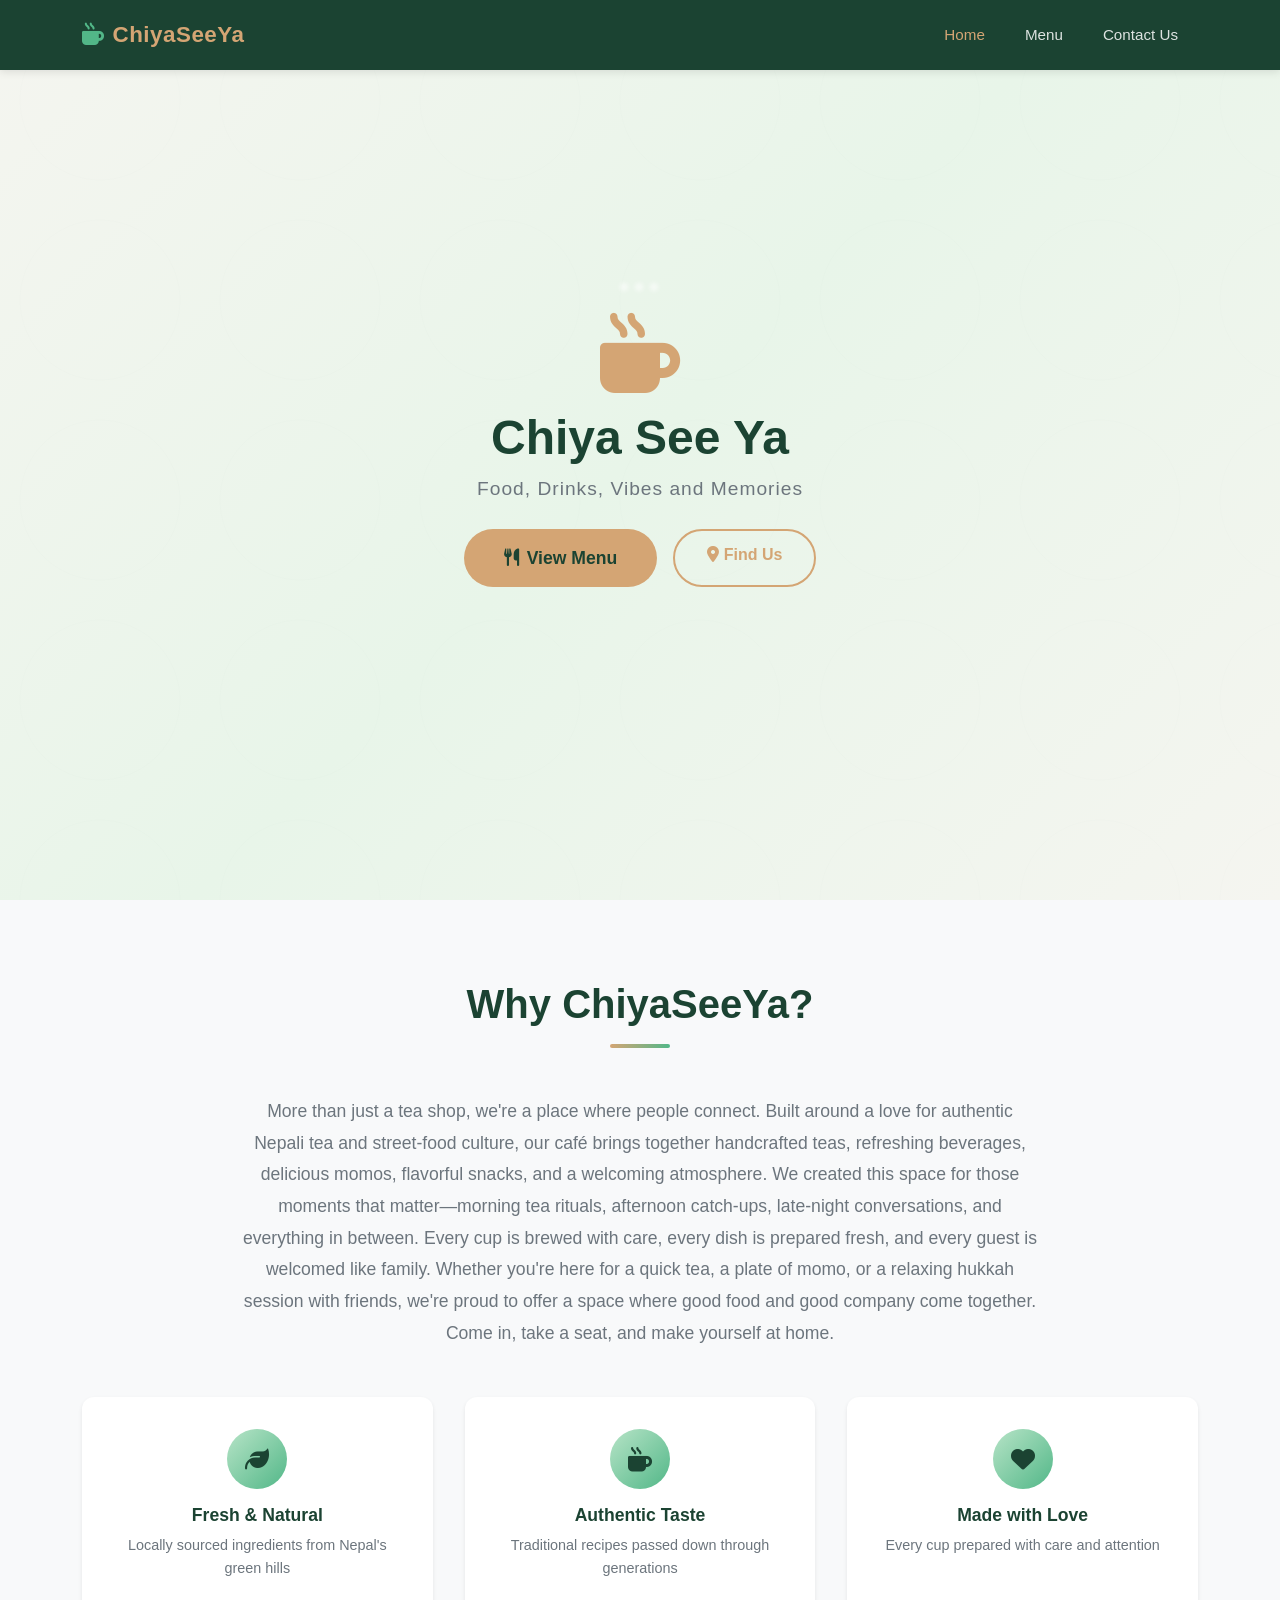
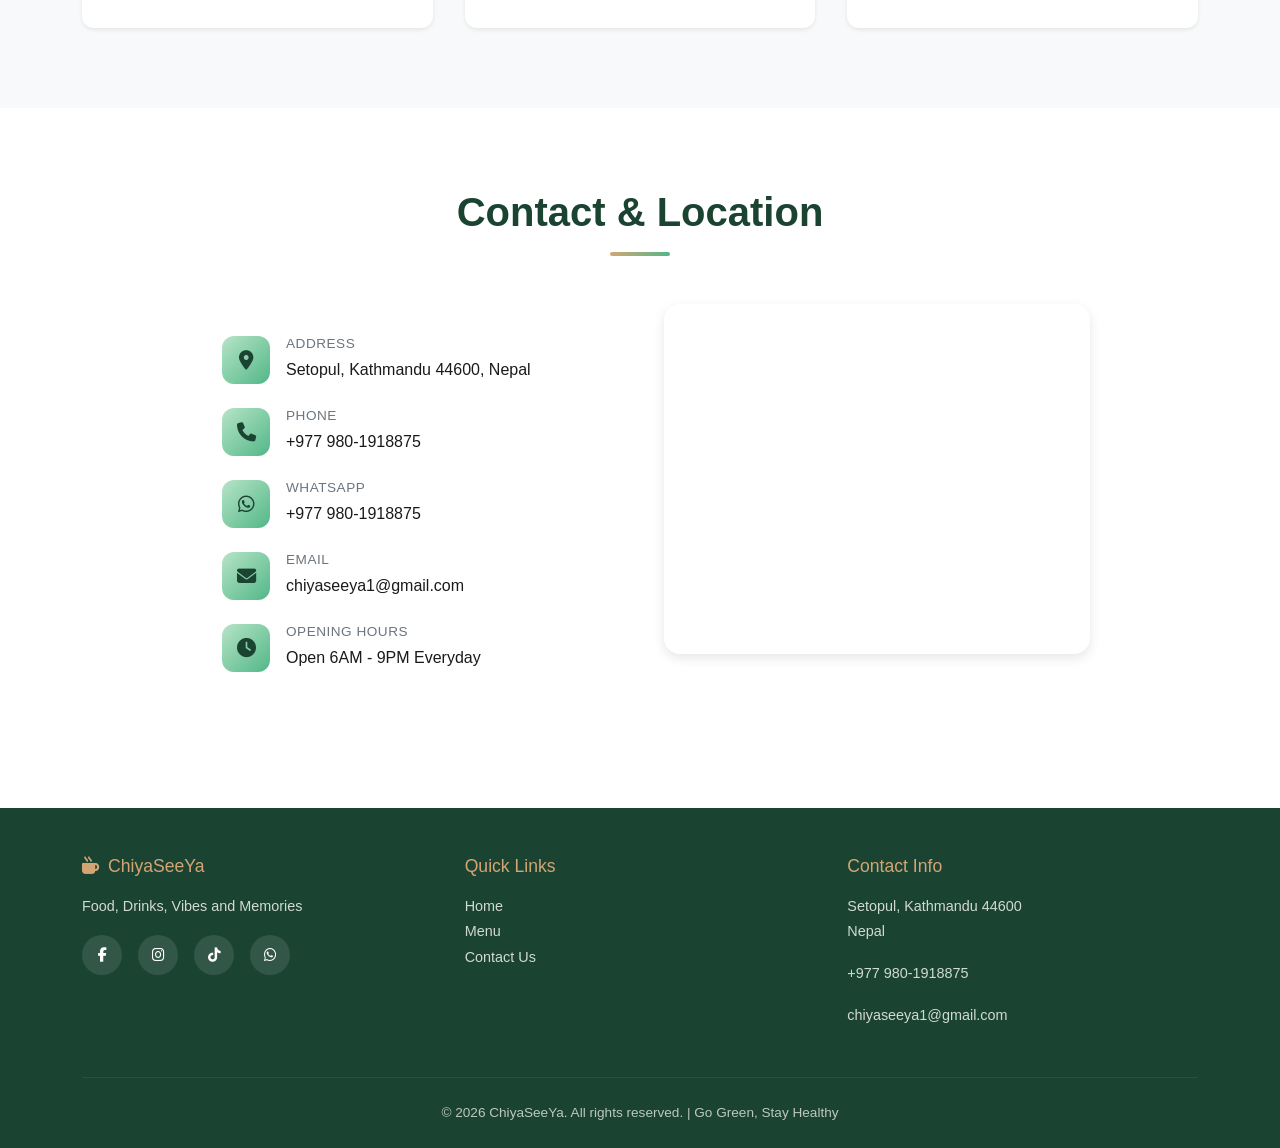
<file: index.html>
<!DOCTYPE html>
<html lang="en">
<head>
    <meta charset="UTF-8">
    <meta name="viewport" content="width=device-width, initial-scale=1.0">
    <meta name="description" content="ChiyaSeeYa Menu - Food, Drinks, Vibes and Memories">
    <meta name="keywords" content="tea, chiya, menu, nepali tea, cafe">
    <title>ChiyaSeeYa</title>
    
    <!-- Bootstrap CSS -->
    <link href="https://cdn.jsdelivr.net/npm/bootstrap@5.3.0/dist/css/bootstrap.min.css" rel="stylesheet">
    
    <!-- Font Awesome -->
    <link rel="stylesheet" href="https://cdnjs.cloudflare.com/ajax/libs/font-awesome/6.4.0/css/all.min.css">
    
    <!-- Custom CSS -->
    <link rel="stylesheet" href="css/style.css">
</head>
<body>
    <!-- Navigation -->
    <nav class="navbar navbar-expand-lg navbar-dark fixed-top">
        <div class="container">
            <a class="navbar-brand" href="index.html">
                <i class="fas fa-mug-hot me-2"></i>ChiyaSeeYa
            </a>
            <button class="navbar-toggler" type="button" data-bs-toggle="collapse" data-bs-target="#navbarNav" aria-controls="navbarNav" aria-expanded="false" aria-label="Toggle navigation">
                <span class="navbar-toggler-icon"></span>
            </button>
            <div class="collapse navbar-collapse justify-content-end" id="navbarNav">
                <ul class="navbar-nav">
                    <li class="nav-item">
                        <a class="nav-link active" href="index.html">Home</a>
                    </li>
                    <li class="nav-item">
                        <a class="nav-link" href="menu.html">Menu</a>
                    </li>
                    <li class="nav-item">
                        <a class="nav-link" href="#contact">Contact Us</a>
                    </li>
                </ul>
            </div>
        </div>
    </nav>

    <!-- Home Section -->
    <section id="home">
        <div class="hero-content">
            <div class="hero-image">
                <i class="fas fa-mug-hot hero-cup-icon"></i>
                <div class="steam">
                    <span></span>
                    <span></span>
                    <span></span>
                </div>
            </div>
            <h1 class="hero-title">Chiya See Ya</h1>
            <p class="hero-tagline">Food, Drinks, Vibes and Memories</p>
            <div class="hero-buttons">
                <a href="menu.html" class="btn btn-primary-custom">
                    <i class="fas fa-utensils"></i> View Menu
                </a>
                <a href="#contact" class="btn btn-outline-custom">
                    <i class="fas fa-map-marker-alt"></i> Find Us
                </a>
            </div>
        </div>
    </section>

    <!-- About Section -->
    <section id="about">
        <div class="container">
            <h2 class="section-title">Why ChiyaSeeYa?</h2>
            <div class="about-content">
                <p class="about-text">
                    More than just a tea shop, we're a place where people connect.

Built around a love for authentic Nepali tea and street-food culture, our café brings together handcrafted teas, refreshing beverages, delicious momos, flavorful snacks, and a welcoming atmosphere. We created this space for those moments that matter—morning tea rituals, afternoon catch-ups, late-night conversations, and everything in between.

Every cup is brewed with care, every dish is prepared fresh, and every guest is welcomed like family. Whether you're here for a quick tea, a plate of momo, or a relaxing hukkah session with friends, we're proud to offer a space where good food and good company come together.

Come in, take a seat, and make yourself at home.

                </p>
            </div>
            <div class="about-features">
                <div class="feature-item">
                    <div class="feature-icon">
                        <i class="fas fa-leaf"></i>
                    </div>
                    <h4 class="feature-title">Fresh & Natural</h4>
                    <p class="feature-desc">Locally sourced ingredients from Nepal's green hills</p>
                </div>
                <div class="feature-item">
                    <div class="feature-icon">
                        <i class="fas fa-mug-hot"></i>
                    </div>
                    <h4 class="feature-title">Authentic Taste</h4>
                    <p class="feature-desc">Traditional recipes passed down through generations</p>
                </div>
                <div class="feature-item">
                    <div class="feature-icon">
                        <i class="fas fa-heart"></i>
                    </div>
                    <h4 class="feature-title">Made with Love</h4>
                    <p class="feature-desc">Every cup prepared with care and attention</p>
                </div>
            </div>
        </div>
    </section>

    <!-- Contact Section -->
    <section id="contact">
        <div class="container">
            <h2 class="section-title">Contact & Location</h2>
            <div class="contact-wrapper">
                <div class="contact-grid">
                    <div class="contact-info">
                        <div class="contact-item">
                            <div class="contact-icon">
                                <i class="fas fa-map-marker-alt"></i>
                            </div>
                            <div class="contact-details">
                                <h6>Address</h6>
                                <p>Setopul, Kathmandu 44600, Nepal</p>
                            </div>
                        </div>
                        
                        <div class="contact-item">
                            <div class="contact-icon">
                                <i class="fas fa-phone"></i>
                            </div>
                            <div class="contact-details">
                                <h6>Phone</h6>
                                <p><a href="tel:+9779801918875">+977 980-1918875</a></p>
                            </div>
                        </div>
                        
                        <div class="contact-item">
                            <div class="contact-icon">
                                <i class="fab fa-whatsapp"></i>
                            </div>
                            <div class="contact-details">
                                <h6>WhatsApp</h6>
                                <p><a href="https://wa.me/9779801918875">+977 980-1918875</a></p>
                            </div>
                        </div>
                        
                        <div class="contact-item">
                            <div class="contact-icon">
                                <i class="fas fa-envelope"></i>
                            </div>
                            <div class="contact-details">
                                <h6>Email</h6>
                                <p><a href="mailto:chiyaseeya1@gmail.com">chiyaseeya1@gmail.com</a></p>
                            </div>
                        </div>
                        
                        <div class="contact-item">
                            <div class="contact-icon">
                                <i class="fas fa-clock"></i>
                            </div>
                            <div class="contact-details">
                                <h6>Opening Hours</h6>
                                <p>Open 6AM - 9PM Everyday</p>
                            </div>
                        </div>
                    </div>
                    
                    <div class="map-container">
                        <iframe src="https://www.google.com/maps/embed?pb=!1m18!1m12!1m3!1d230.58653025214636!2d85.33599717145856!3d27.70389812615034!2m3!1f0!2f0!3f0!3m2!1i1024!2i768!4f13.1!3m3!1m2!1s0x39eb19005c2a78ed%3A0xc0697d5642db3eee!2sChiya%20see%20ya!5e0!3m2!1sen!2snp!4v1780601570164!5m2!1sen!2snp" width="600" height="450" style="border:0;" allowfullscreen="" loading="lazy" referrerpolicy="no-referrer-when-downgrade"></iframe>
                    </div>
                </div>
            </div>
        </div>
    </section>

    <!-- Footer -->
    <footer>
        <div class="container">
            <div class="footer-content">
                <div class="footer-section">
                    <h5><i class="fas fa-mug-hot me-2"></i>ChiyaSeeYa</h5>
                    <p>Food, Drinks, Vibes and Memories</p>
                    <div class="social-links">
                        <a href="https://www.facebook.com/1076802865514856?ref=PROFILE_EDIT_xav_ig_profile_page_web" aria-label="Facebook" target="_blank"><i class="fab fa-facebook-f"></i></a>
                        <a href="https://www.instagram.com/chiya_see_ya/" aria-label="Instagram" target="_blank"><i class="fab fa-instagram"></i></a>
                        <a href="https://www.tiktok.com/@chiyaseeya5" aria-label="TikTok" target="_blank"><i class="fab fa-tiktok"></i></a>
                        <a href="https://wa.me/9779801918875" aria-label="WhatsApp" target="_blank"><i class="fab fa-whatsapp"></i></a>
                    </div>
                </div>
                
                <div class="footer-section">
                    <h5>Quick Links</h5>
                    <a href="index.html">Home</a>
                    <a href="menu.html">Menu</a>
                    <a href="index.html#contact">Contact Us</a>
                </div>
                
                <div class="footer-section">
                    <h5>Contact Info</h5>
                    <p>Setopul, Kathmandu 44600<br>Nepal</p>
                    <p><a href="tel:+9779801918875">+977 980-1918875</a></p>
                    <p><a href="mailto:chiyaseeya1@gmail.com">chiyaseeya1@gmail.com</a></p>
                </div>
            </div>
            
            <div class="footer-bottom">
                <p class="mb-0">&copy; 2026 ChiyaSeeYa. All rights reserved. | Go Green, Stay Healthy</p>
            </div>
        </div>
    </footer>

    <!-- Bootstrap JS -->
    <script src="https://cdn.jsdelivr.net/npm/bootstrap@5.3.0/dist/js/bootstrap.bundle.min.js"></script>
    
    <!-- Custom JS -->
    <script src="js/main.js"></script>
</body>
</html>
</file>
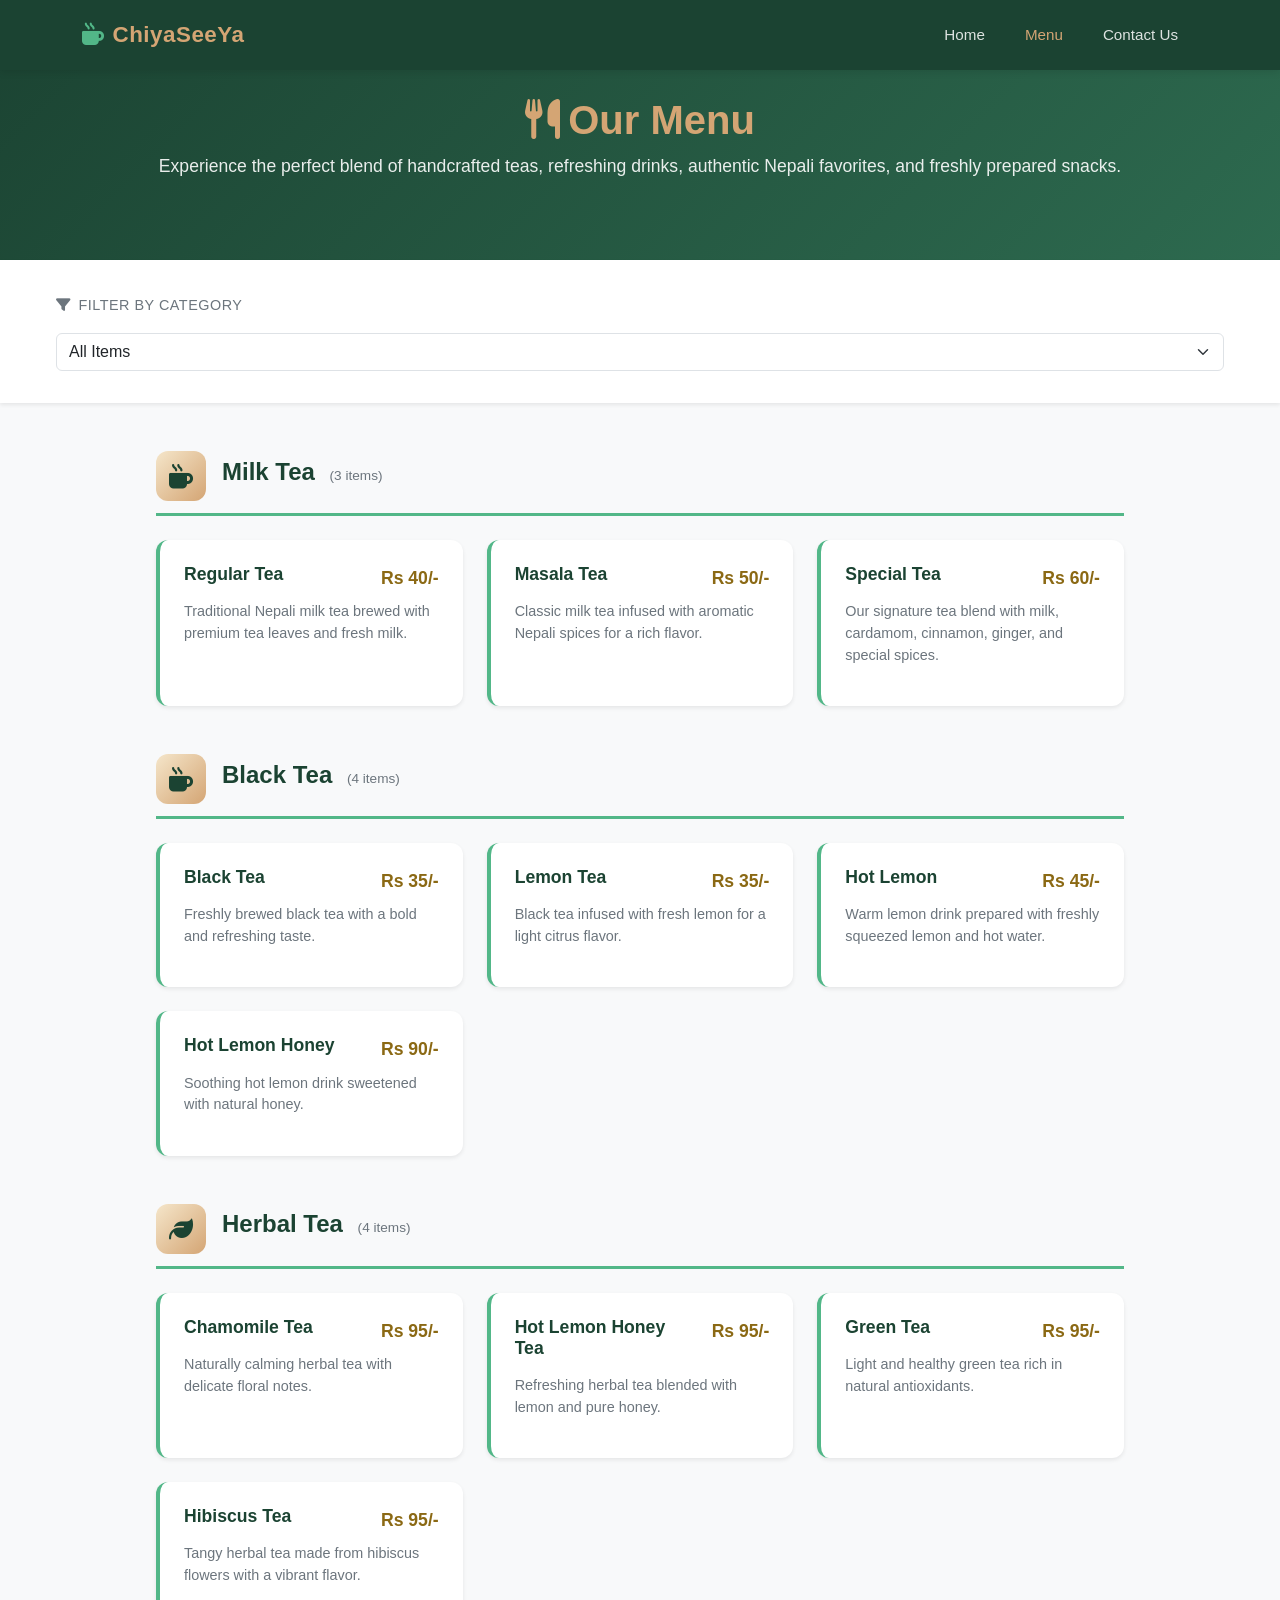
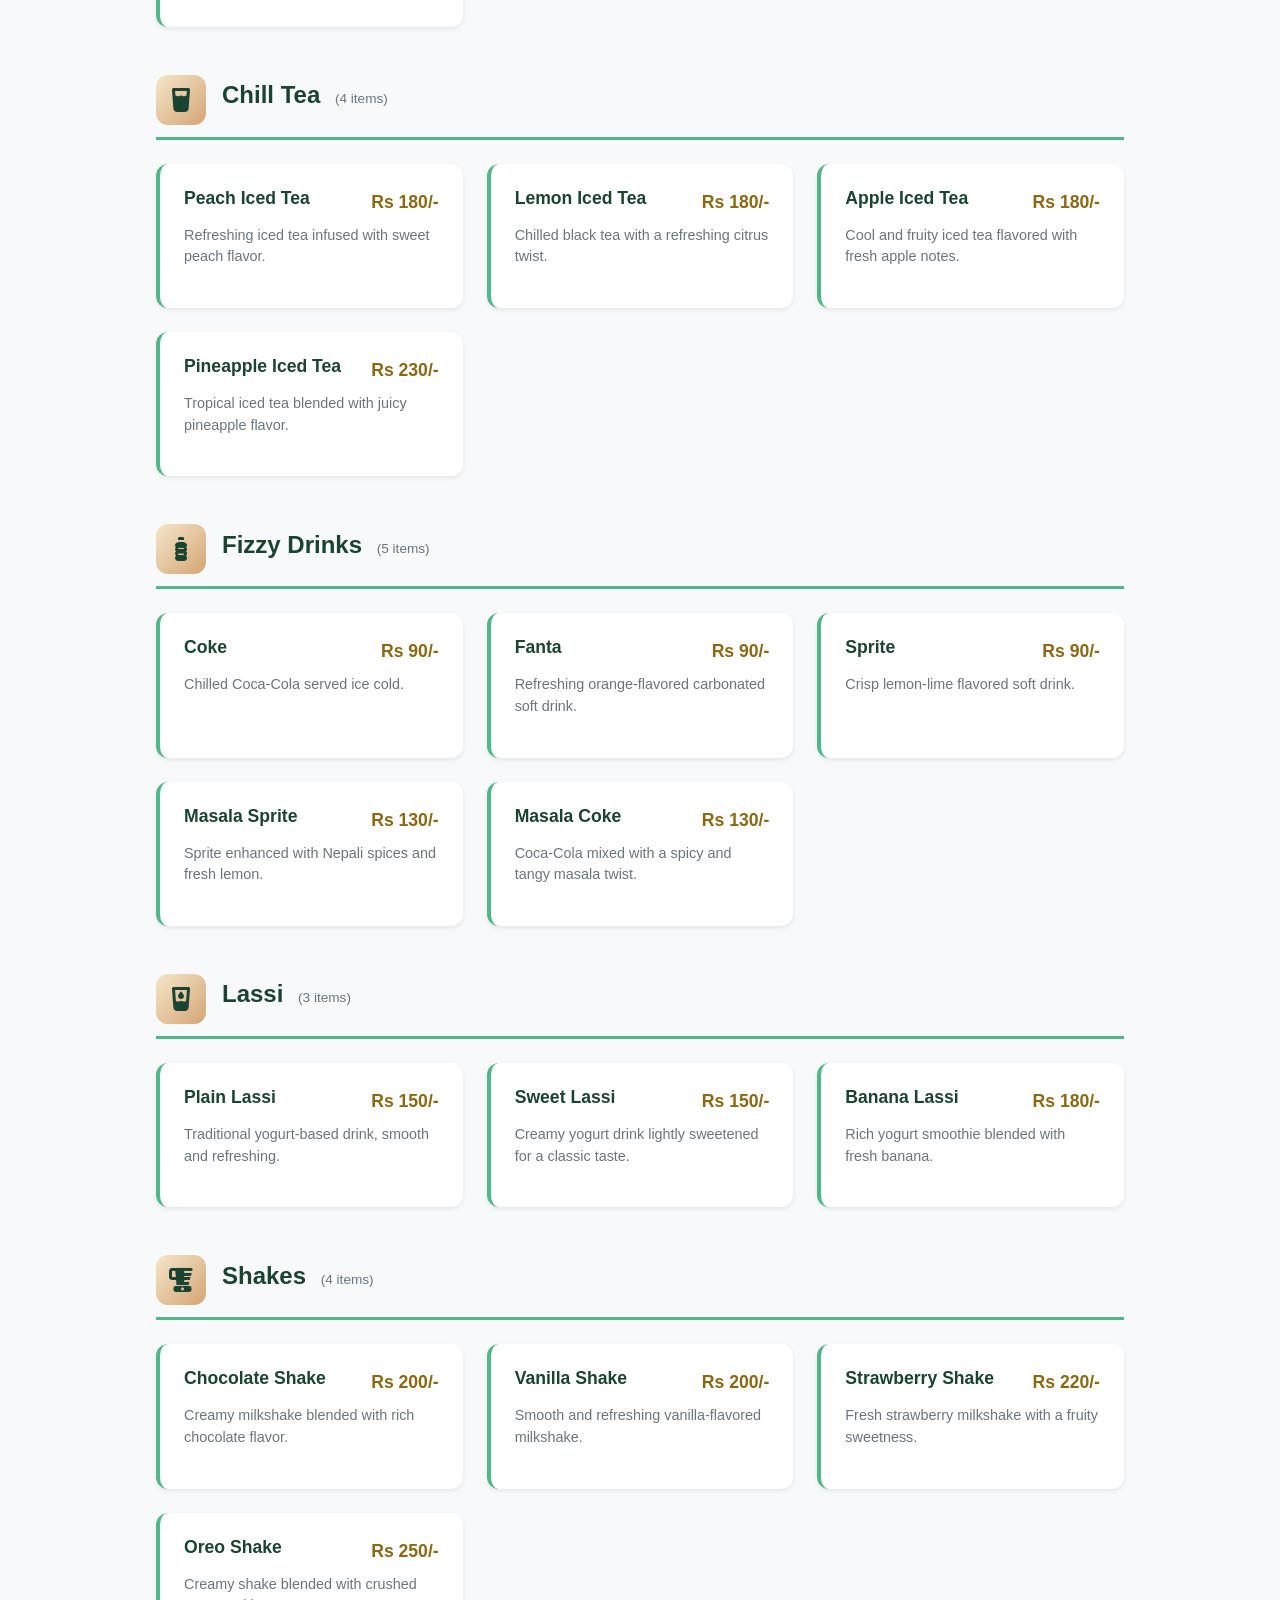
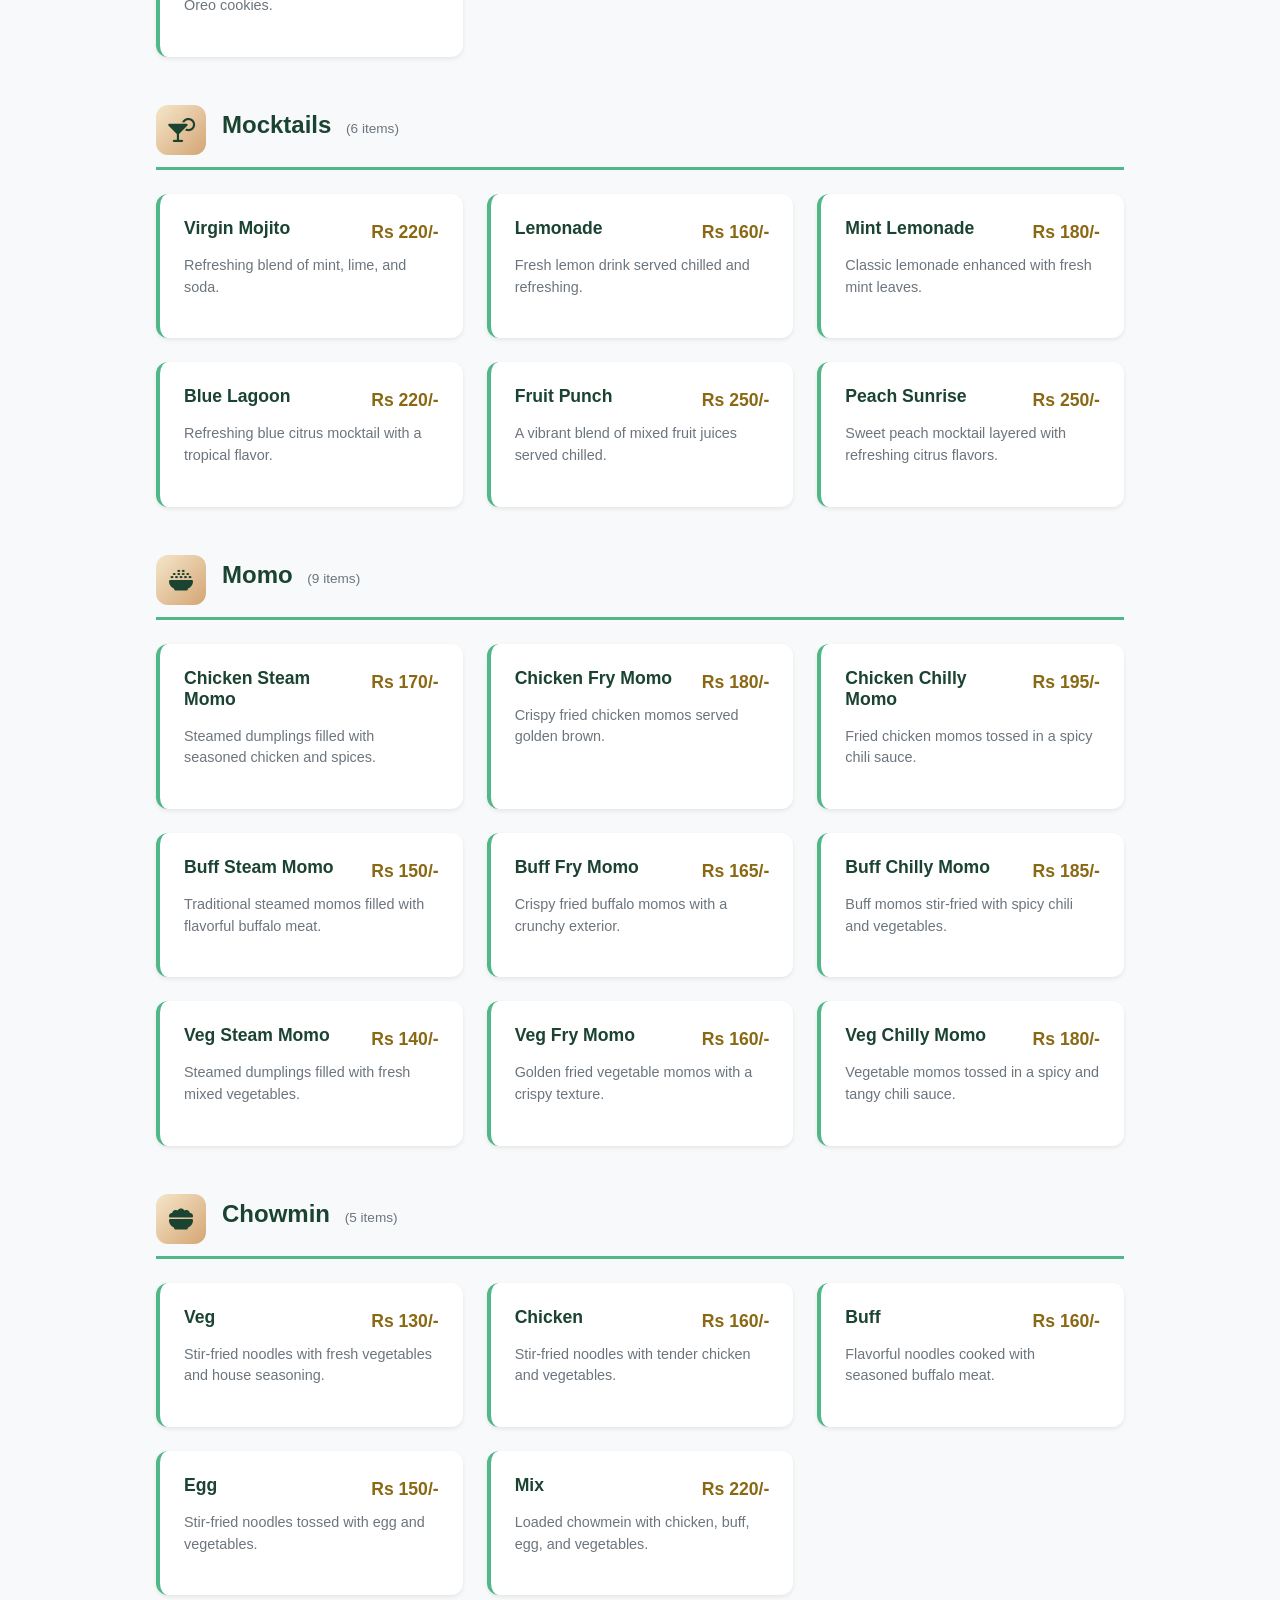
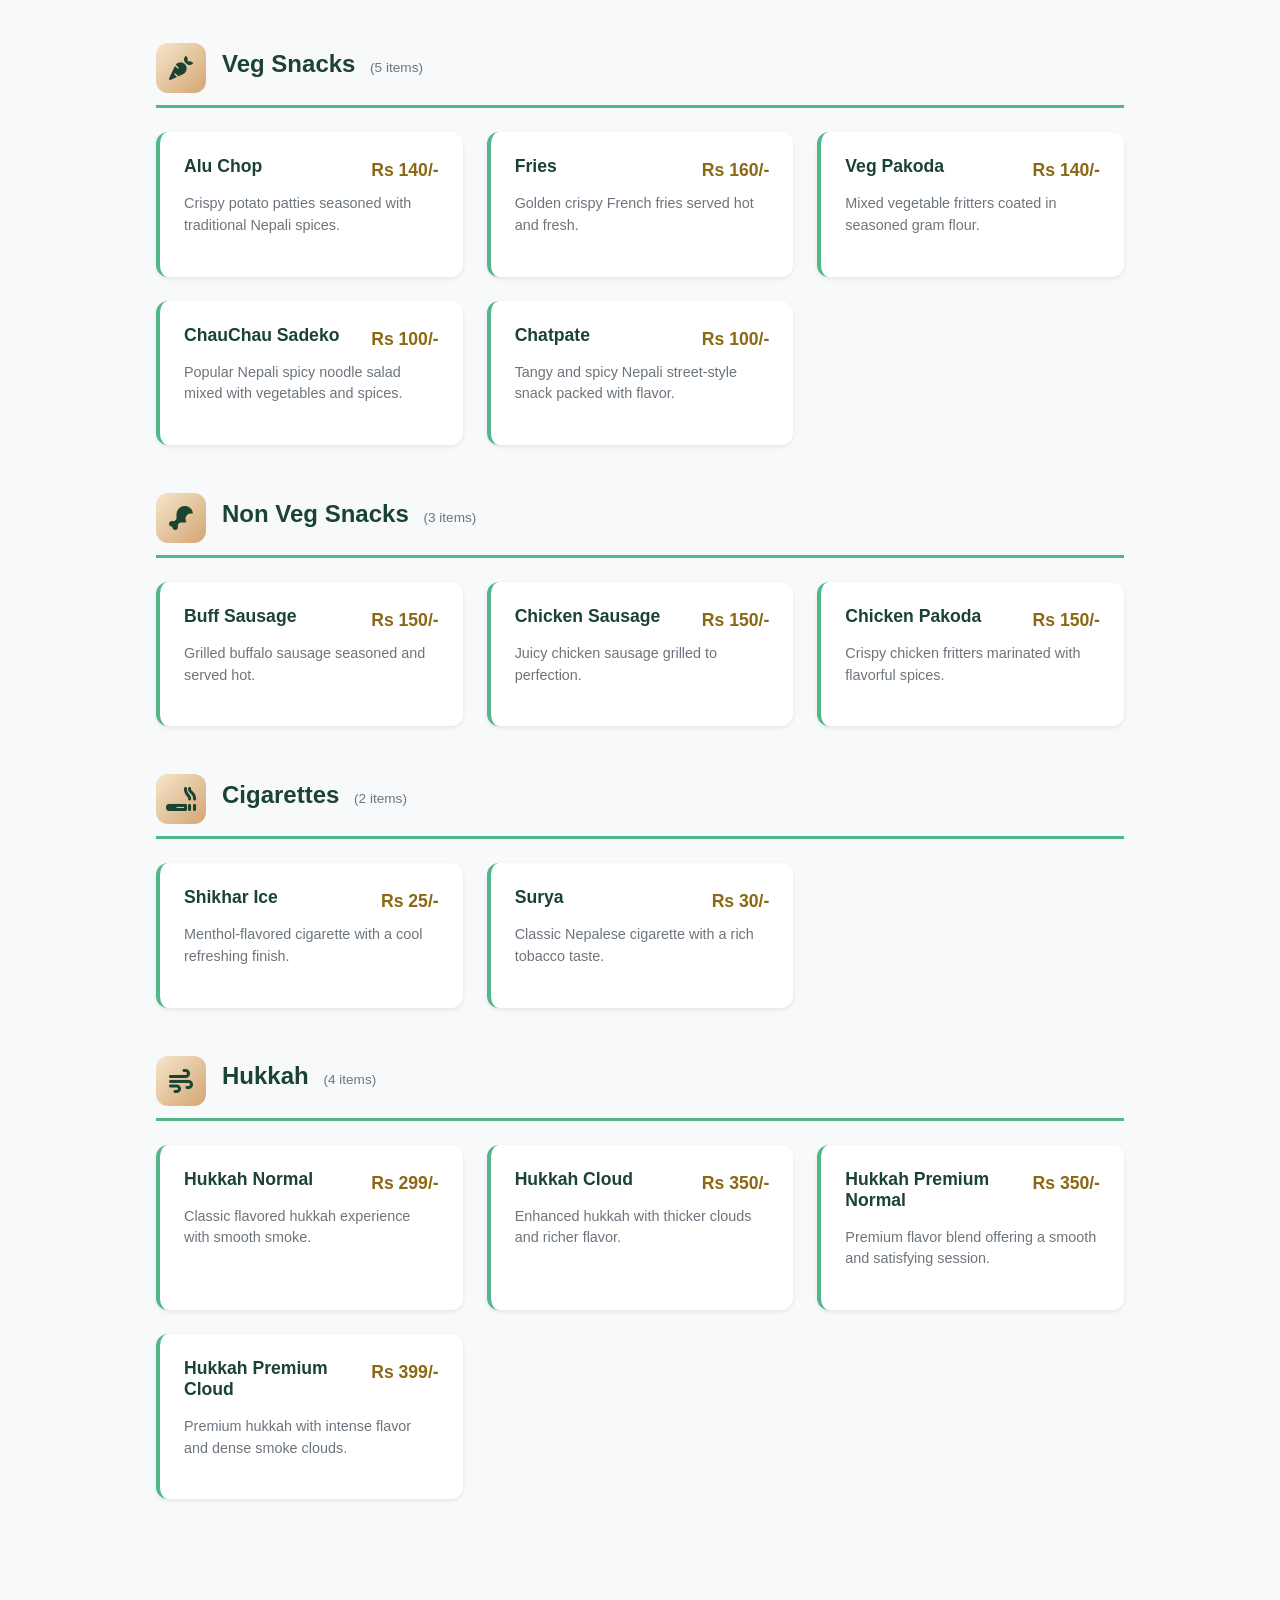
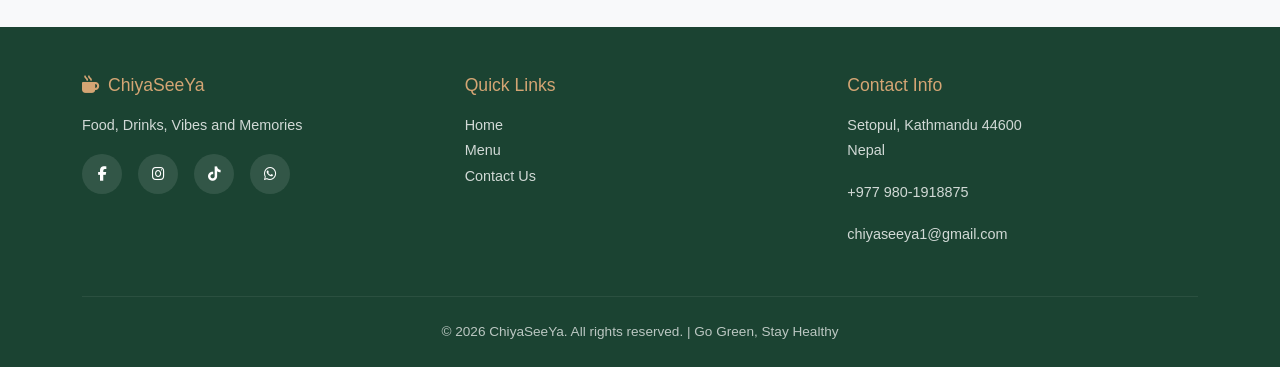
<file: menu.html>
<!DOCTYPE html>
<html lang="en">
<head>
    <meta charset="UTF-8">
    <meta name="viewport" content="width=device-width, initial-scale=1.0">
    <meta name="description" content="ChiyaSeeYa Menu - Explore our selection of premium teas, coffees, and snacks">
    <meta name="keywords" content="tea, coffee, chiya, menu, nepali tea, cafe">
    <title>Menu - ChiyaSeeYa</title>
    
    <!-- Bootstrap CSS -->
    <link href="https://cdn.jsdelivr.net/npm/bootstrap@5.3.0/dist/css/bootstrap.min.css" rel="stylesheet">
    
    <!-- Font Awesome -->
    <link rel="stylesheet" href="https://cdnjs.cloudflare.com/ajax/libs/font-awesome/6.4.0/css/all.min.css">
    
    <!-- Custom CSS -->
    <link rel="stylesheet" href="css/style.css">
</head>
<body>
    <!-- Navigation -->
    <nav class="navbar navbar-expand-lg navbar-dark fixed-top">
        <div class="container">
            <a class="navbar-brand" href="index.html">
                <i class="fas fa-mug-hot me-2"></i>ChiyaSeeYa
            </a>
            <button class="navbar-toggler" type="button" data-bs-toggle="collapse" data-bs-target="#navbarNav" aria-controls="navbarNav" aria-expanded="false" aria-label="Toggle navigation">
                <span class="navbar-toggler-icon"></span>
            </button>
            <div class="collapse navbar-collapse justify-content-end" id="navbarNav">
                <ul class="navbar-nav">
                    <li class="nav-item">
                        <a class="nav-link" href="index.html">Home</a>
                    </li>
                    <li class="nav-item">
                        <a class="nav-link active" href="menu.html">Menu</a>
                    </li>
                    <li class="nav-item">
                        <a class="nav-link" href="index.html#contact">Contact Us</a>
                    </li>
                </ul>
            </div>
        </div>
    </nav>

    <!-- Menu Hero -->
    <div class="menu-hero">
        <div class="container">
            <h1><i class="fas fa-utensils me-2"></i>Our Menu</h1>
            <p>Experience the perfect blend of handcrafted teas, refreshing drinks, authentic Nepali favorites, and freshly prepared snacks.</p>
        </div>
    </div>

    <!-- Category Filter -->
    <div class="category-filter">
        <div class="filter-container">
            <label for="category-filter" class="filter-title"><i class="fas fa-filter me-2"></i>Filter by Category</label>
            <select class="form-select category-dropdown" id="category-filter" aria-label="Filter by category">
                <option value="all">All Items</option>
                <!-- Category options will be added dynamically -->
            </select>
        </div>
    </div>

    <!-- Menu Content -->
    <div class="menu-content">
        <div class="container">
            <div id="menu-container" class="menu-container loading">
                <!-- Menu items will be loaded here from menu.json -->
                <div class="text-center py-5">
                    <div class="spinner-border text-success" role="status" style="width: 3rem; height: 3rem;">
                        <span class="visually-hidden">Loading menu...</span>
                    </div>
                    <p class="mt-3 text-muted">Loading our delicious offerings...</p>
                </div>
            </div>
        </div>
    </div>

    <!-- Footer -->
    <footer>
        <div class="container">
            <div class="footer-content">
                <div class="footer-section">
                    <h5><i class="fas fa-mug-hot me-2"></i>ChiyaSeeYa</h5>
                    <p>Food, Drinks, Vibes and Memories</p>
                    <div class="social-links">
                        <a href="https://www.facebook.com/1076802865514856?ref=PROFILE_EDIT_xav_ig_profile_page_web" aria-label="Facebook" target="_blank"><i class="fab fa-facebook-f"></i></a>
                        <a href="https://www.instagram.com/chiya_see_ya/" aria-label="Instagram" target="_blank"><i class="fab fa-instagram"></i></a>
                        <a href="https://www.tiktok.com/@chiyaseeya5" aria-label="TikTok" target="_blank"><i class="fab fa-tiktok"></i></a>
                        <a href="https://wa.me/9779801918875" aria-label="WhatsApp" target="_blank"><i class="fab fa-whatsapp"></i></a>
                    </div>
                    
                </div>
                
                <div class="footer-section">
                    <h5>Quick Links</h5>
                    <a href="index.html">Home</a>
                    <a href="menu.html">Menu</a>
                    <a href="index.html#contact">Contact Us</a>
                </div>
                
                <div class="footer-section">
                    <h5>Contact Info</h5>
                    <p>Setopul, Kathmandu 44600<br>Nepal</p>
                    <p><a href="tel:+9779801918875">+977 980-1918875</a></p>
                    <p><a href="mailto:chiyaseeya1@gmail.com">chiyaseeya1@gmail.com</a></p>
                </div>
            </div>
            
            <div class="footer-bottom">
                <p class="mb-0">&copy; 2026 ChiyaSeeYa. All rights reserved. | Go Green, Stay Healthy</p>
            </div>
        </div>
    </footer>

    <!-- Bootstrap JS -->
    <script src="https://cdn.jsdelivr.net/npm/bootstrap@5.3.0/dist/js/bootstrap.bundle.min.js"></script>
    
    <!-- Custom JS -->
    <script src="js/main.js"></script>
</body>
</html>
</file>
<file: css/style.css>
/* Custom styles for ChiyaSeeYa - Nepal Green & Tea Theme */
:root {
    /* Nepal Forest Greens */
    --dark-green: #1B4332;
    --medium-green: #2D6A4F;
    --light-green: #52B788;
    --pale-green: #B7E4C7;
    
    /* Tea Colors */
    --tea-gold: #D4A574;
    --tea-brown: #8B6914;
    --tea-light: #F5E6CA;
    
    /* Neutrals */
    --white: #FFFFFF;
    --off-white: #F8F9FA;
    --black: #1A1A1A;
    --gray: #6C757D;
    --light-gray: #E9ECEF;
    
    /* Shadows */
    --shadow-sm: 0 2px 4px rgba(0,0,0,0.08);
    --shadow-md: 0 4px 12px rgba(0,0,0,0.1);
    --shadow-lg: 0 8px 24px rgba(0,0,0,0.12);
}

* {
    margin: 0;
    padding: 0;
    box-sizing: border-box;
}

body {
    font-family: -apple-system, BlinkMacSystemFont, 'Segoe UI', Roboto, 'Helvetica Neue', Arial, sans-serif;
    color: var(--black);
    background-color: var(--off-white);
    line-height: 1.6;
    -webkit-font-smoothing: antialiased;
}

/* ===== NAVIGATION ===== */
.navbar {
    background-color: var(--dark-green) !important;
    box-shadow: var(--shadow-md);
    padding: 0.75rem 0;
    transition: all 0.3s ease;
}

/* Force navbar links to right */
.navbar .navbar-collapse,
.navbar .collapse:not(.show) {
    justify-content: flex-end !important;
}

.navbar .navbar-nav {
    margin-left: auto !important;
}

.navbar-brand {
    font-weight: 700;
    font-size: 1.4rem;
    color: var(--tea-gold) !important;
    letter-spacing: 0.5px;
}

.navbar-brand i {
    color: var(--light-green);
}

.nav-link {
    color: rgba(255,255,255,0.85) !important;
    font-weight: 500;
    font-size: 0.95rem;
    padding: 0.5rem 1rem !important;
    margin: 0 0.25rem;
    transition: all 0.3s ease;
    border-radius: 4px;
}

.nav-link:hover {
    color: var(--tea-gold) !important;
    background-color: rgba(255,255,255,0.1);
}

.nav-link.active {
    color: var(--tea-gold) !important;
}

/* ===== HERO SECTION ===== */
#home {
    min-height: 100vh;
    display: flex;
    align-items: center;
    justify-content: center;
    background: linear-gradient(135deg, #f5f5f0 0%, #e8f5e9 50%, #f5f5f0 100%);
    position: relative;
    overflow: hidden;
    padding-top: 80px;
}

#home::before {
    content: '';
    position: absolute;
    top: 0;
    left: 0;
    right: 0;
    bottom: 0;
    background: url('data:image/svg+xml,<svg xmlns="http://www.w3.org/2000/svg" viewBox="0 0 100 100"><circle cx="50" cy="50" r="40" fill="none" stroke="rgba(27,67,50,0.03)" stroke-width="0.5"/></svg>');
    background-size: 200px 200px;
    opacity: 0.3;
}

.hero-content {
    position: relative;
    z-index: 1;
    text-align: center;
    padding: 2rem;
    max-width: 800px;
    margin: 0 auto;
}

/* Hero Image with Tea Cup */
.hero-image {
    position: relative;
    display: inline-block;
    margin-bottom: 1rem;
}

.hero-cup-icon {
    font-size: 5rem;
    color: var(--tea-gold);
    display: block;
    animation: cupFloat 3s ease-in-out infinite;
}

@keyframes cupFloat {
    0%, 100% { transform: translateY(0); }
    50% { transform: translateY(-10px); }
}

/* Steam Animation */
.steam {
    position: absolute;
    top: -30px;
    left: 50%;
    transform: translateX(-50%);
    width: 60px;
    height: 30px;
    display: flex;
    justify-content: center;
}

.steam span {
    position: absolute;
    width: 8px;
    height: 8px;
    background: rgba(255, 255, 255, 0.6);
    border-radius: 50%;
    animation: steamRise 2s ease-in-out infinite;
    filter: blur(2px);
}

.steam span:nth-child(1) {
    left: 10px;
    animation-delay: 0s;
}

.steam span:nth-child(2) {
    left: 25px;
    animation-delay: 0.3s;
}

.steam span:nth-child(3) {
    left: 40px;
    animation-delay: 0.6s;
}

@keyframes steamRise {
    0% {
        transform: translateY(0) scale(1);
        opacity: 0.6;
    }
    50% {
        transform: translateY(-15px) scale(1.5);
        opacity: 0.3;
    }
    100% {
        transform: translateY(-30px) scale(2);
        opacity: 0;
    }
}

.hero-title {
    font-size: 3rem;
    font-weight: 700;
    margin-bottom: 0.5rem;
    color: var(--dark-green);
}

.hero-tagline {
    font-size: 1.2rem;
    font-weight: 300;
    margin-bottom: 1.5rem;
    color: var(--gray);
    letter-spacing: 1px;
}

.hero-buttons {
    display: flex;
    gap: 1rem;
    justify-content: center;
    flex-wrap: wrap;
}

.hero-description {
    font-size: 1.1rem;
    max-width: 600px;
    margin: 0 auto 2rem;
    color: var(--gray);
    line-height: 1.8;
}

.btn-primary-custom {
    background-color: var(--tea-gold);
    color: var(--dark-green) !important;
    border: none;
    padding: 1rem 2.5rem;
    font-size: 1.1rem;
    font-weight: 600;
    border-radius: 50px;
    transition: all 0.3s ease;
    display: inline-flex;
    align-items: center;
    gap: 0.5rem;
}

.btn-primary-custom:hover {
    background-color: var(--tea-brown);
    color: var(--white) !important;
    transform: translateY(-2px);
    box-shadow: var(--shadow-lg);
}

.btn-outline-custom {
    background-color: transparent;
    border: 2px solid var(--tea-gold);
    color: var(--tea-gold) !important;
    padding: 0.75rem 2rem;
    font-size: 1rem;
    font-weight: 600;
    border-radius: 50px;
    transition: all 0.3s ease;
}

.btn-outline-custom:hover {
    background-color: var(--tea-gold);
    color: var(--dark-green) !important;
}

/* ===== SECTION STYLING ===== */
section {
    padding: 5rem 0;
}

.section-title {
    font-size: 2.5rem;
    font-weight: 700;
    margin-bottom: 3rem;
    text-align: center;
    color: var(--dark-green);
    position: relative;
}

.section-title::after {
    content: '';
    display: block;
    width: 60px;
    height: 4px;
    background: linear-gradient(90deg, var(--tea-gold), var(--light-green));
    margin: 1rem auto 0;
    border-radius: 2px;
}

/* ===== ABOUT SECTION ===== */
#about {
    background-color: var(--off-white);
}

.about-content {
    max-width: 800px;
    margin: 0 auto;
    text-align: center;
}

.about-text {
    font-size: 1.1rem;
    line-height: 1.8;
    color: var(--gray);
    margin-bottom: 1.5rem;
}

.about-features {
    display: grid;
    grid-template-columns: repeat(auto-fit, minmax(200px, 1fr));
    gap: 2rem;
    margin-top: 3rem;
}

.feature-item {
    text-align: center;
    padding: 2rem;
    background: var(--white);
    border-radius: 12px;
    box-shadow: var(--shadow-sm);
    transition: transform 0.3s ease;
}

.feature-item:hover {
    transform: translateY(-5px);
    box-shadow: var(--shadow-md);
}

.feature-icon {
    width: 60px;
    height: 60px;
    background: linear-gradient(135deg, var(--pale-green), var(--light-green));
    border-radius: 50%;
    display: flex;
    align-items: center;
    justify-content: center;
    margin: 0 auto 1rem;
}

.feature-icon i {
    font-size: 1.5rem;
    color: var(--dark-green);
}

.feature-title {
    font-size: 1.1rem;
    font-weight: 600;
    color: var(--dark-green);
    margin-bottom: 0.5rem;
}

.feature-desc {
    font-size: 0.9rem;
    color: var(--gray);
}

/* ===== CONTACT SECTION ===== */
#contact {
    background-color: var(--white);
}

.contact-wrapper {
    max-width: 900px;
    margin: 0 auto;
}

.contact-grid {
    display: grid;
    grid-template-columns: 1fr 1fr;
    gap: 3rem;
    align-items: start;
}

.contact-info {
    padding: 2rem;
}

.contact-item {
    display: flex;
    align-items: flex-start;
    margin-bottom: 1.5rem;
}

.contact-icon {
    width: 48px;
    height: 48px;
    background: linear-gradient(135deg, var(--pale-green), var(--light-green));
    border-radius: 12px;
    display: flex;
    align-items: center;
    justify-content: center;
    margin-right: 1rem;
    flex-shrink: 0;
}

.contact-icon i {
    font-size: 1.2rem;
    color: var(--dark-green);
}

.contact-details h6 {
    font-size: 0.85rem;
    color: var(--gray);
    text-transform: uppercase;
    letter-spacing: 0.5px;
    margin-bottom: 0.25rem;
}

.contact-details p,
.contact-details a {
    font-size: 1rem;
    color: var(--black);
    margin: 0;
    text-decoration: none;
    font-weight: 500;
}

.contact-details a:hover {
    color: var(--light-green);
}

.map-container {
    height: 350px;
    border-radius: 16px;
    overflow: hidden;
    box-shadow: var(--shadow-md);
}

.map-container iframe {
    width: 100%;
    height: 100%;
    border: none;
}

/* ===== MENU PAGE STYLES ===== */
.menu-hero {
    background: linear-gradient(135deg, var(--dark-green) 0%, var(--medium-green) 100%);
    padding: 6rem 0 4rem;
    text-align: center;
    color: var(--white);
}

.menu-hero h1 {
    font-size: 2.5rem;
    font-weight: 700;
    color: var(--tea-gold);
    margin-bottom: 0.5rem;
}

.menu-hero p {
    font-size: 1.1rem;
    opacity: 0.9;
}

/* Category Filter */
.category-filter {
    background: var(--white);
    padding: 2rem 0;
    box-shadow: var(--shadow-sm);
    position: sticky;
    top: 70px;
    z-index: 100;
}

.filter-container {
    max-width: 1200px;
    margin: 0 auto;
    padding: 0 1rem;
}

.filter-title {
    font-size: 0.9rem;
    color: var(--gray);
    text-transform: uppercase;
    letter-spacing: 0.5px;
    margin-bottom: 1rem;
    text-align: center;
}

.filter-buttons {
    display: flex;
    flex-wrap: wrap;
    justify-content: center;
    gap: 0.75rem;
}

.filter-btn {
    padding: 0.6rem 1.5rem;
    border: 2px solid var(--light-gray);
    background: var(--white);
    color: var(--black);
    border-radius: 50px;
    font-size: 0.9rem;
    font-weight: 500;
    cursor: pointer;
    transition: all 0.3s ease;
}

.filter-btn:hover {
    border-color: var(--light-green);
    color: var(--light-green);
}

.filter-btn.active {
    background: var(--light-green);
    border-color: var(--light-green);
    color: var(--white);
}

/* Menu Content */
.menu-content {
    padding: 3rem 0 5rem;
    background: var(--off-white);
    min-height: 60vh;
}

.menu-container {
    max-width: 1000px;
    margin: 0 auto;
    padding: 0 1rem;
}

/* Menu Category */
.menu-category {
    margin-bottom: 3rem;
    animation: fadeIn 0.5s ease;
}

@keyframes fadeIn {
    from { opacity: 0; transform: translateY(20px); }
    to { opacity: 1; transform: translateY(0); }
}

.category-header {
    display: flex;
    align-items: center;
    margin-bottom: 1.5rem;
    padding-bottom: 0.75rem;
    border-bottom: 3px solid var(--light-green);
}

.category-icon-wrapper {
    width: 50px;
    height: 50px;
    background: linear-gradient(135deg, var(--tea-light), var(--tea-gold));
    border-radius: 12px;
    display: flex;
    align-items: center;
    justify-content: center;
    margin-right: 1rem;
}

.category-icon-wrapper i {
    font-size: 1.5rem;
    color: var(--dark-green);
}

.category-title {
    font-size: 1.5rem;
    font-weight: 700;
    color: var(--dark-green);
}

.item-count {
    font-size: 0.85rem;
    color: var(--gray);
    margin-left: 0.5rem;
    font-weight: 400;
}

/* Menu Items */
.menu-items-grid {
    display: grid;
    grid-template-columns: repeat(auto-fill, minmax(280px, 1fr));
    gap: 1.5rem;
}

.menu-item {
    background: var(--white);
    border-radius: 12px;
    padding: 1.5rem;
    box-shadow: var(--shadow-sm);
    transition: all 0.3s ease;
    border-left: 4px solid var(--light-green);
}

.menu-item:hover {
    transform: translateY(-3px);
    box-shadow: var(--shadow-md);
}

.menu-item-header {
    display: flex;
    justify-content: space-between;
    align-items: flex-start;
    margin-bottom: 0.5rem;
}

.menu-item-name {
    font-size: 1.1rem;
    font-weight: 600;
    color: var(--dark-green);
}

.menu-item-price {
    font-size: 1.1rem;
    font-weight: 700;
    color: var(--tea-brown);
    white-space: nowrap;
    margin-left: 1rem;
}

.menu-item-description {
    font-size: 0.9rem;
    color: var(--gray);
    line-height: 1.5;
}

/* No results message */
.no-results {
    text-align: center;
    padding: 3rem;
    color: var(--gray);
}

.no-results i {
    font-size: 3rem;
    color: var(--light-gray);
    margin-bottom: 1rem;
}

/* ===== FOOTER ===== */
footer {
    background-color: var(--dark-green);
    color: var(--white);
    padding: 3rem 0 1.5rem;
}

.footer-content {
    display: grid;
    grid-template-columns: repeat(auto-fit, minmax(200px, 1fr));
    gap: 2rem;
    margin-bottom: 2rem;
}

.footer-section h5 {
    font-size: 1.1rem;
    color: var(--tea-gold);
    margin-bottom: 1rem;
}

.footer-section p,
.footer-section a {
    color: rgba(255,255,255,0.8);
    font-size: 0.9rem;
    line-height: 1.8;
    text-decoration: none;
    display: block;
}

.footer-section a:hover {
    color: var(--tea-gold);
}

.social-links {
    display: flex;
    gap: 1rem;
    margin-top: 1rem;
}

.social-links a {
    width: 40px;
    height: 40px;
    background: rgba(255,255,255,0.1);
    border-radius: 50%;
    display: flex;
    align-items: center;
    justify-content: center;
    color: var(--white);
    transition: all 0.3s ease;
}

.social-links a:hover {
    background: var(--tea-gold);
    color: var(--dark-green);
}

.footer-bottom {
    text-align: center;
    padding-top: 1.5rem;
    border-top: 1px solid rgba(255,255,255,0.1);
    font-size: 0.85rem;
    opacity: 0.7;
}

/* ===== RESPONSIVE DESIGN ===== */
@media (max-width: 992px) {
    .contact-grid {
        grid-template-columns: 1fr;
    }
}

@media (max-width: 768px) {
    .hero-title {
        font-size: 2.5rem;
    }
    
    .hero-subtitle {
        font-size: 1.2rem;
    }
    
    .section-title {
        font-size: 2rem;
    }
    
    section {
        padding: 3rem 0;
    }
    
    .menu-items-grid {
        grid-template-columns: 1fr;
    }
    
    .category-filter {
        top: 56px;
    }
    
    .filter-btn {
        padding: 0.5rem 1rem;
        font-size: 0.85rem;
    }
}

@media (max-width: 480px) {
    .hero-title {
        font-size: 2rem;
    }
    
    .hero-description {
        font-size: 1rem;
    }
    
    .container {
        padding-left: 1rem;
        padding-right: 1rem;
    }
    
    .contact-item {
        flex-direction: column;
        align-items: flex-start;
    }
    
    .contact-icon {
        margin-bottom: 0.5rem;
    }
}

/* Loading state */
.loading {
    opacity: 0;
    transition: opacity 0.5s ease-in;
}

.loaded {
    opacity: 1;
}

/* Smooth scrolling */
html {
    scroll-behavior: smooth;
}
</file>
